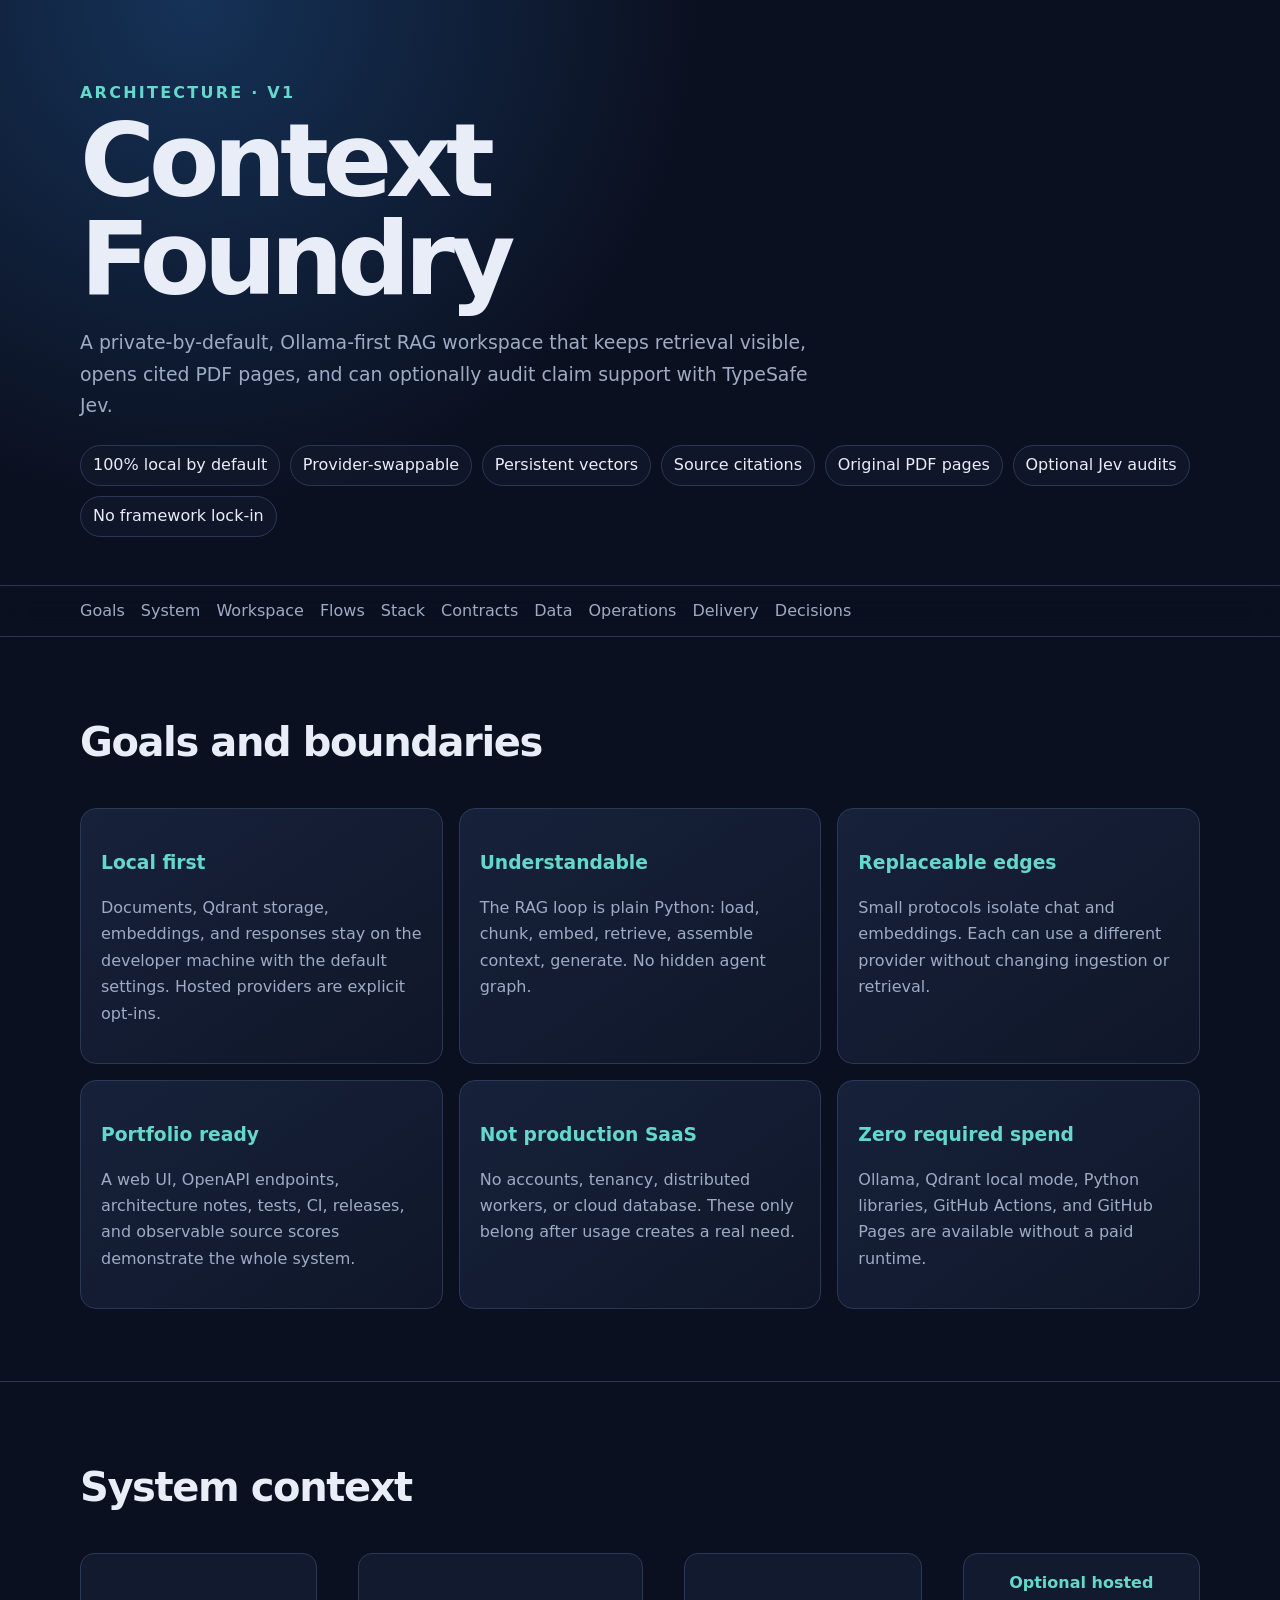
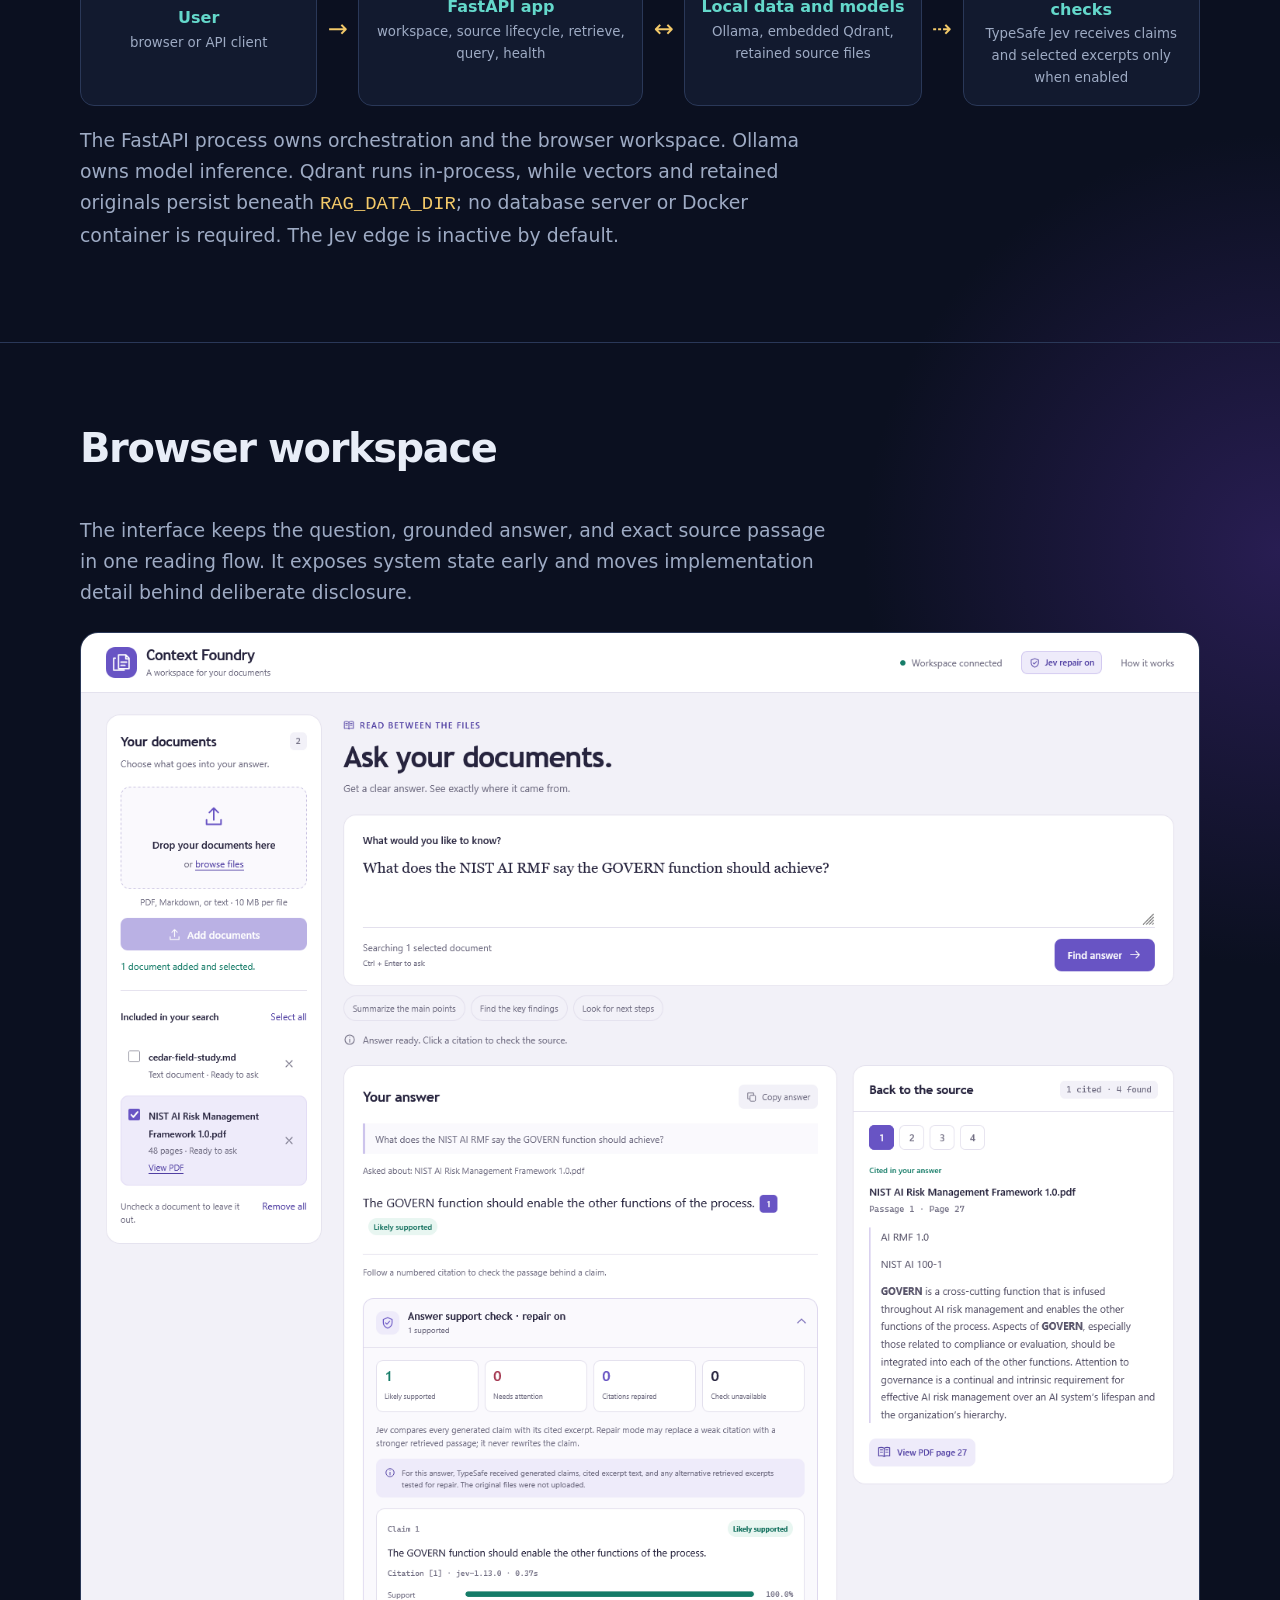
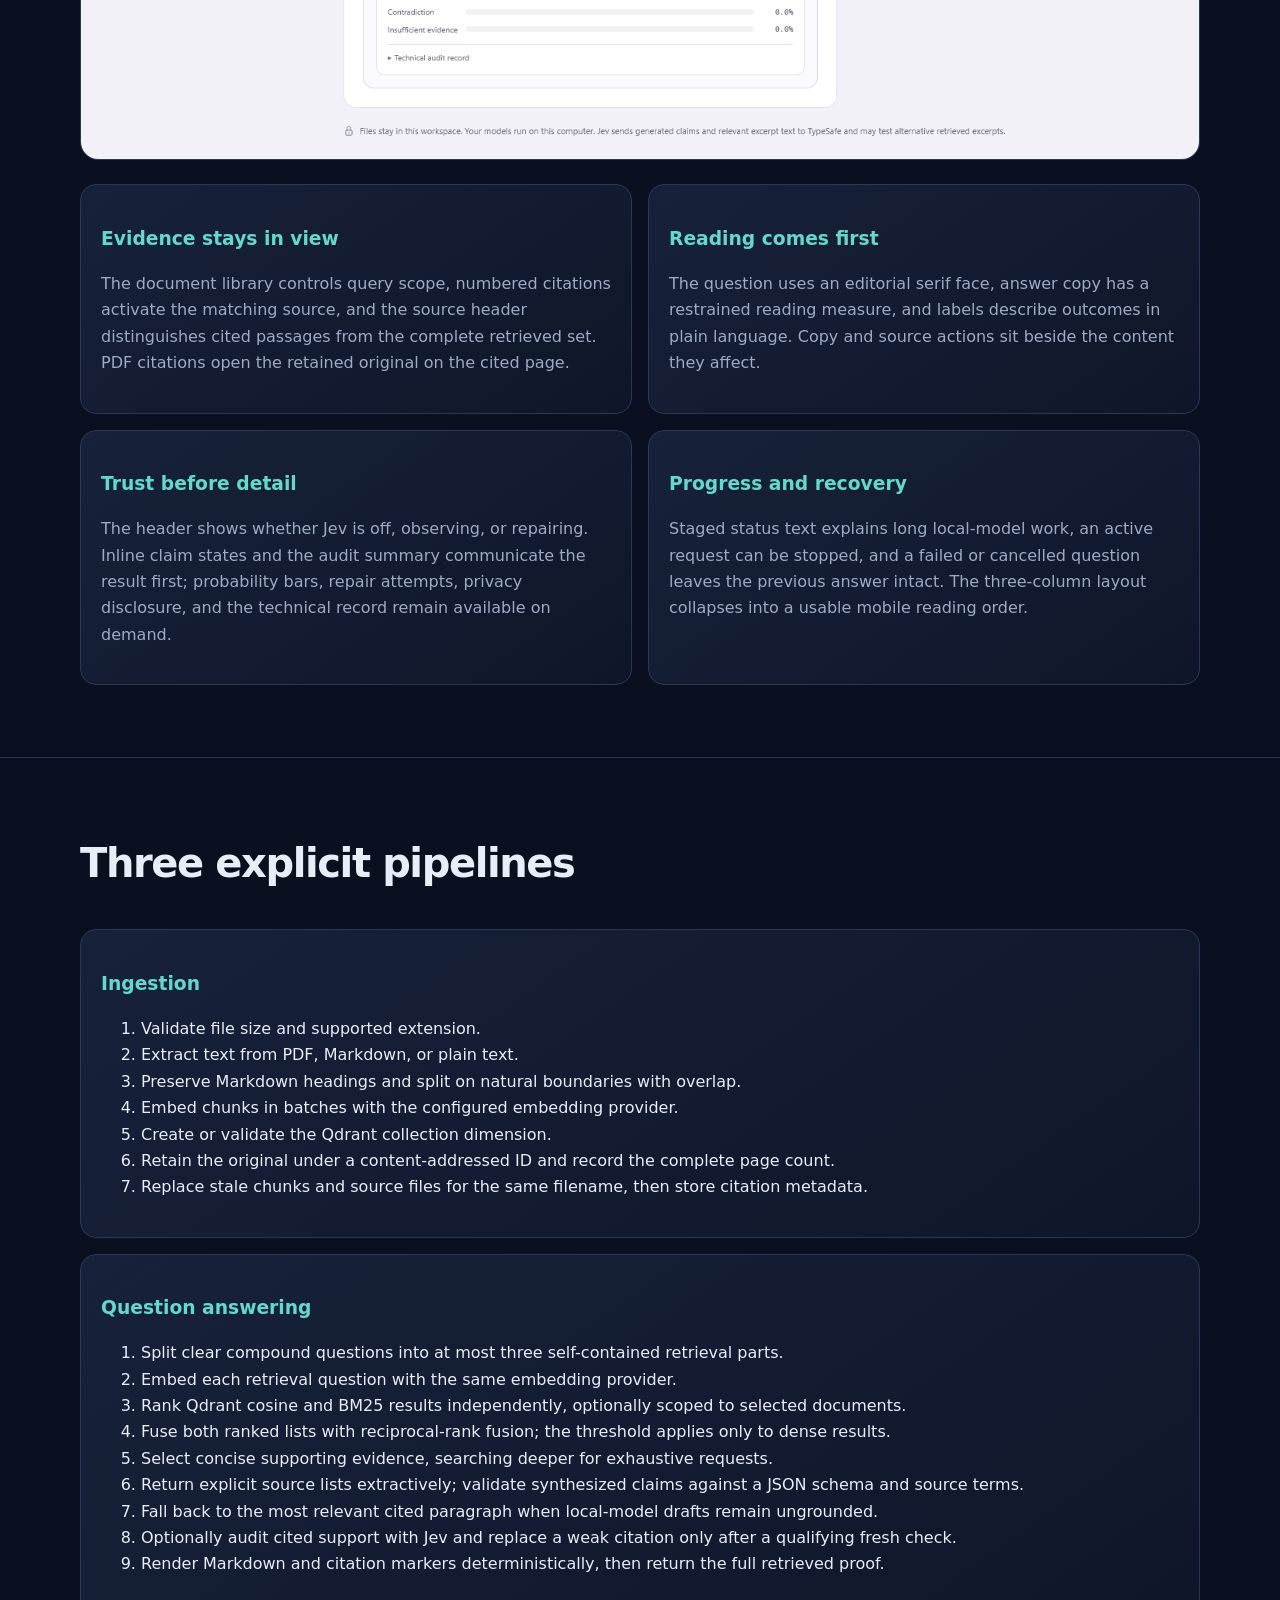
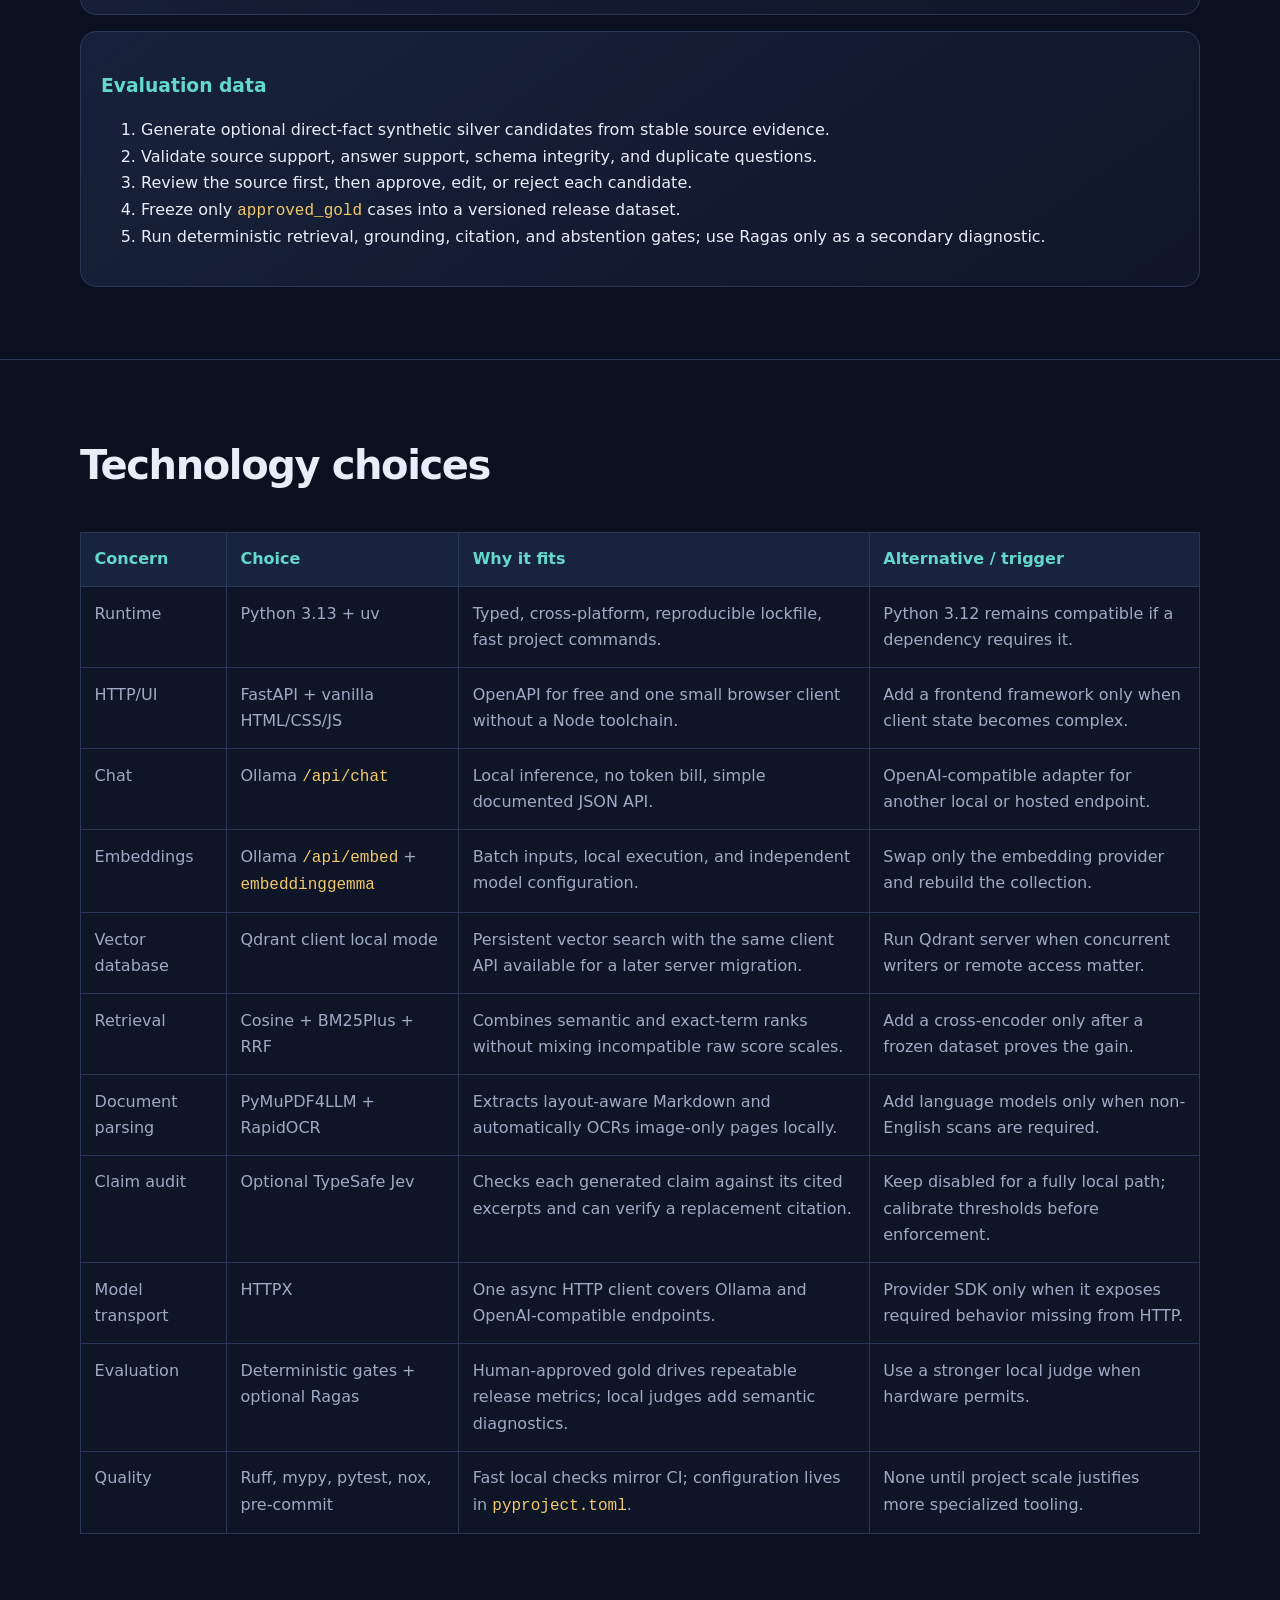
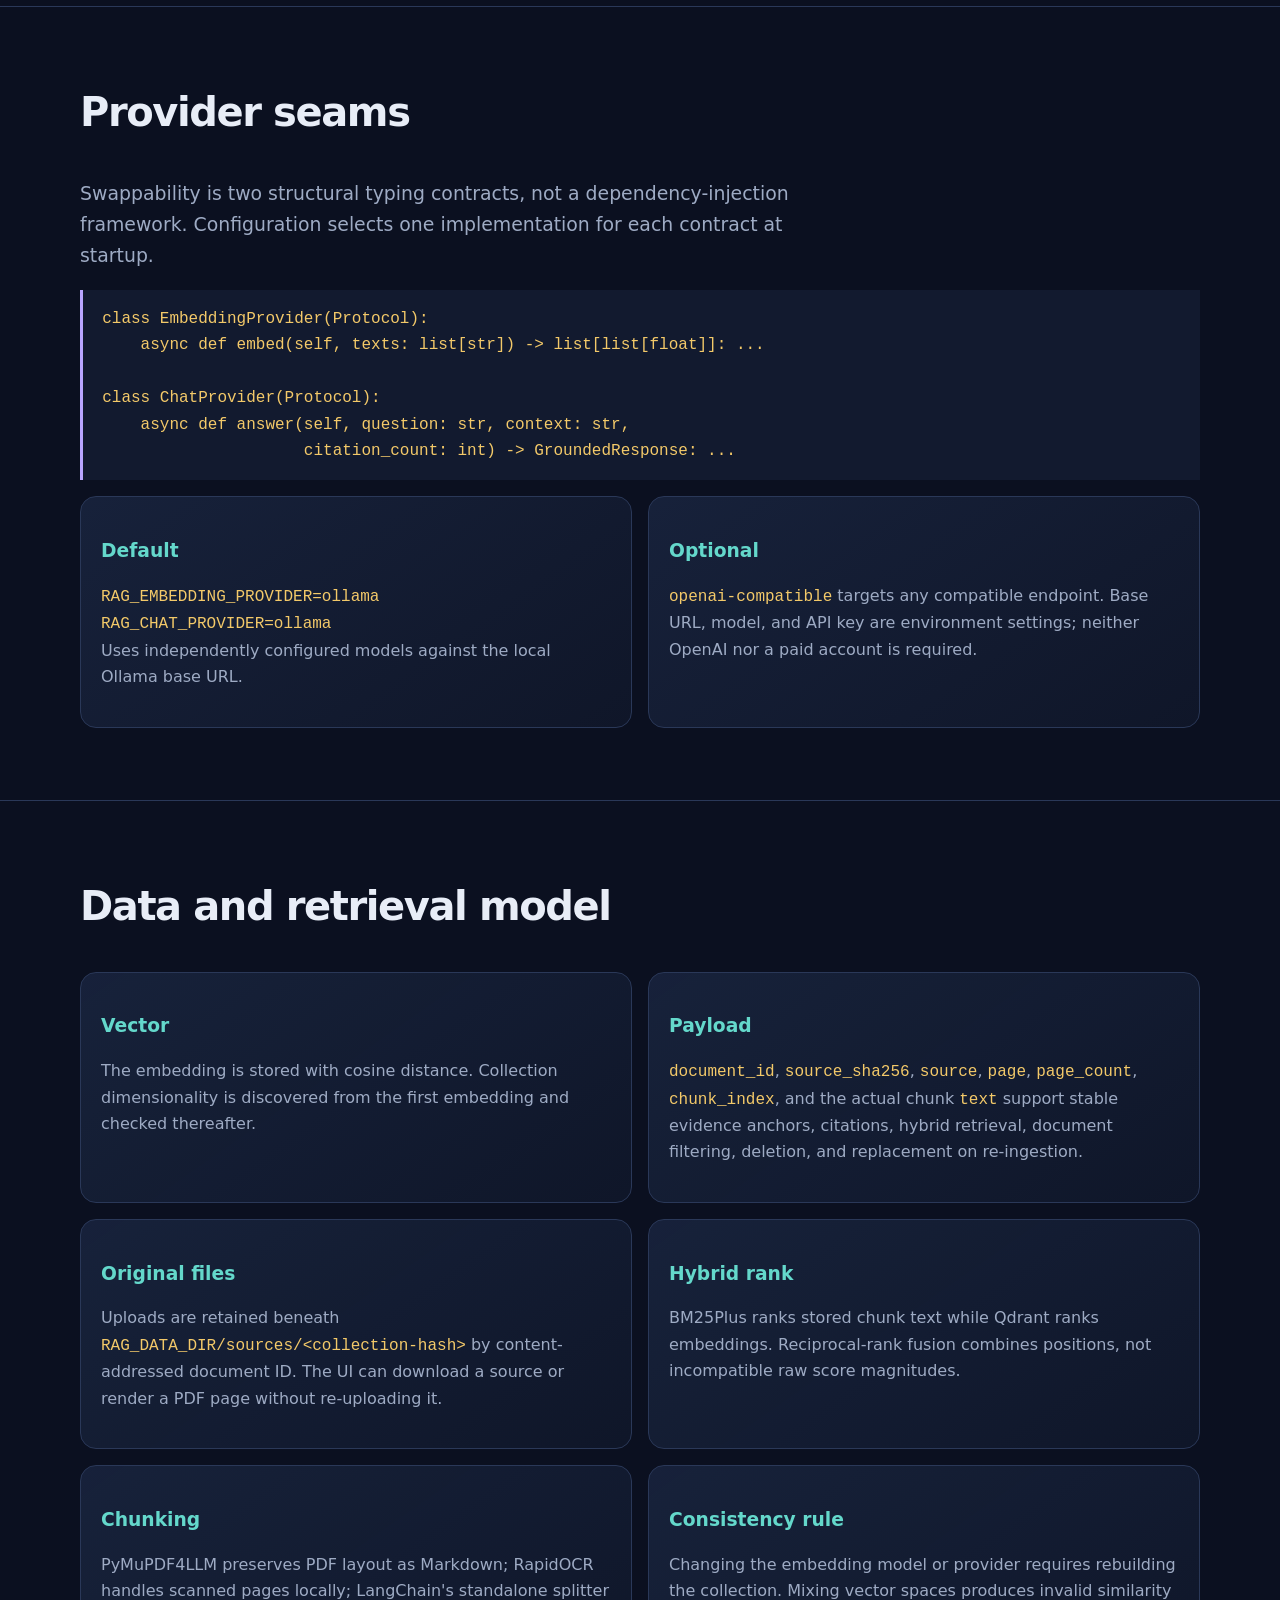
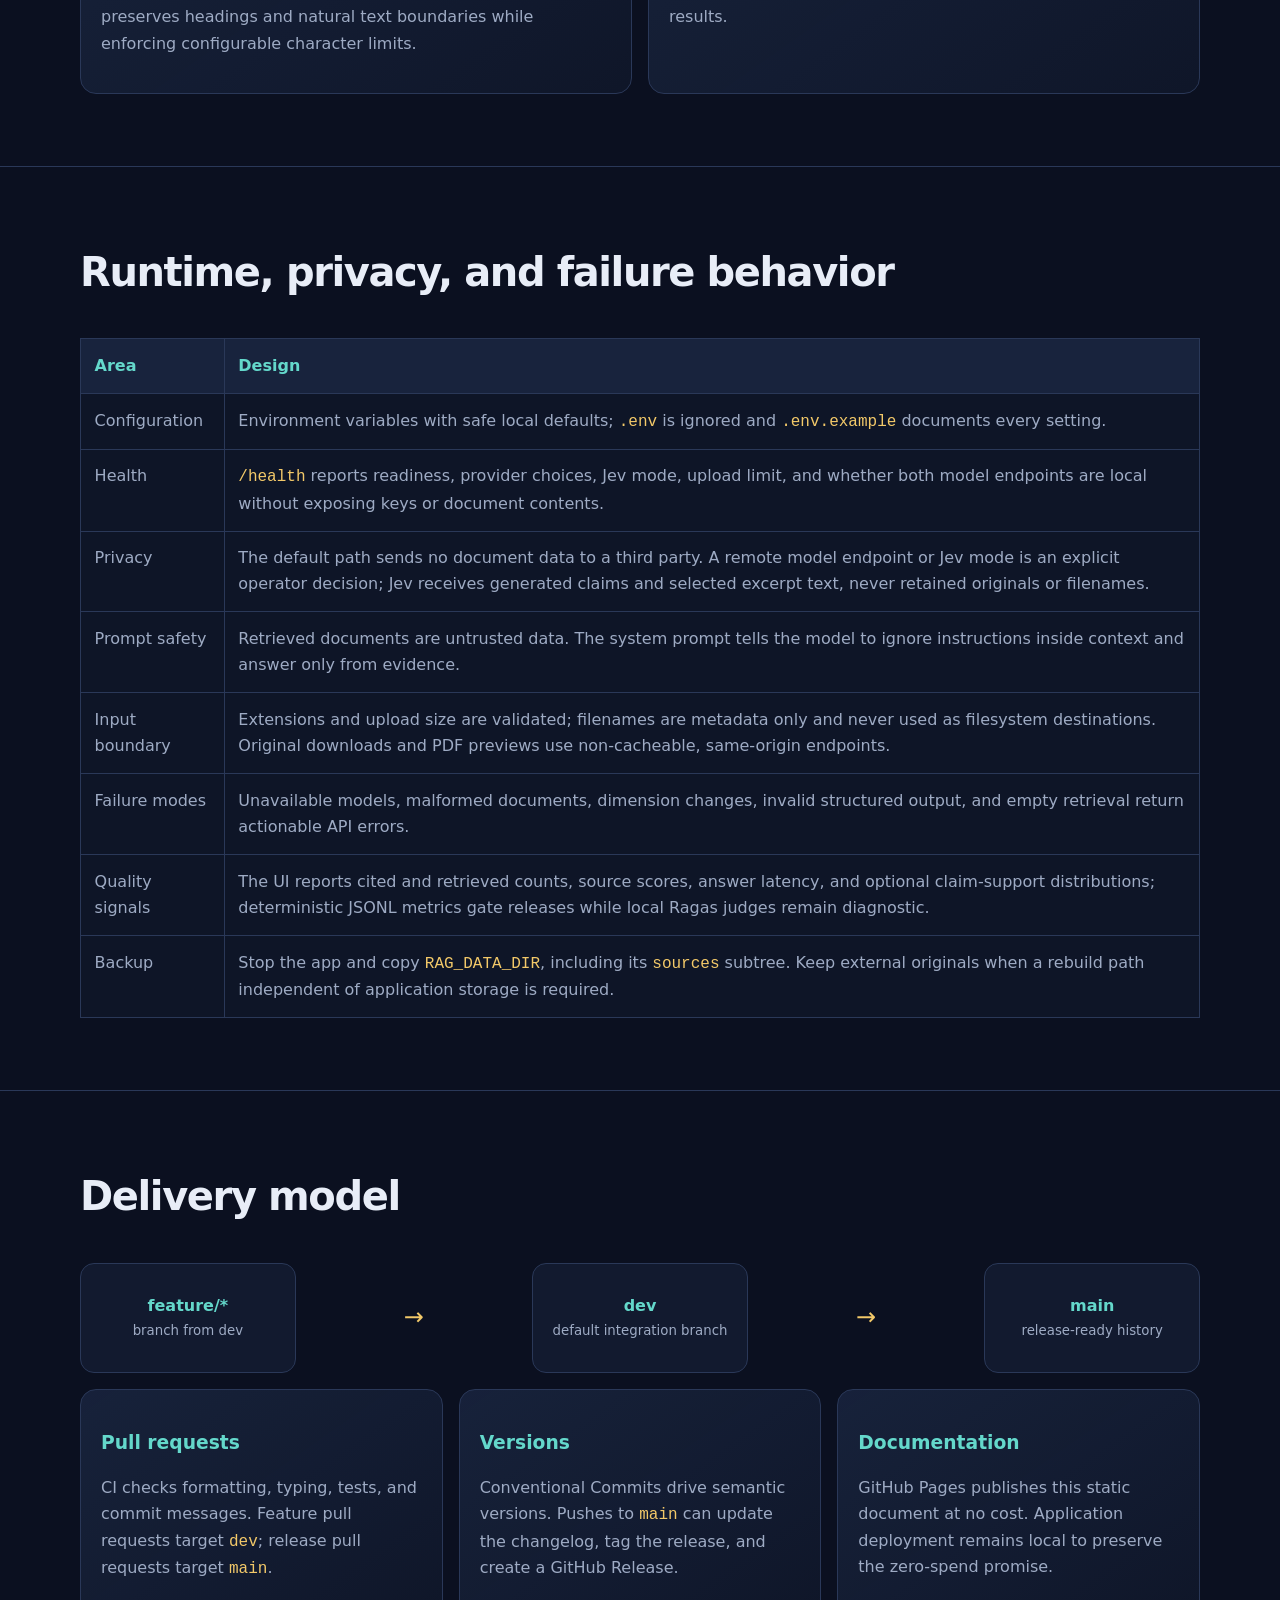
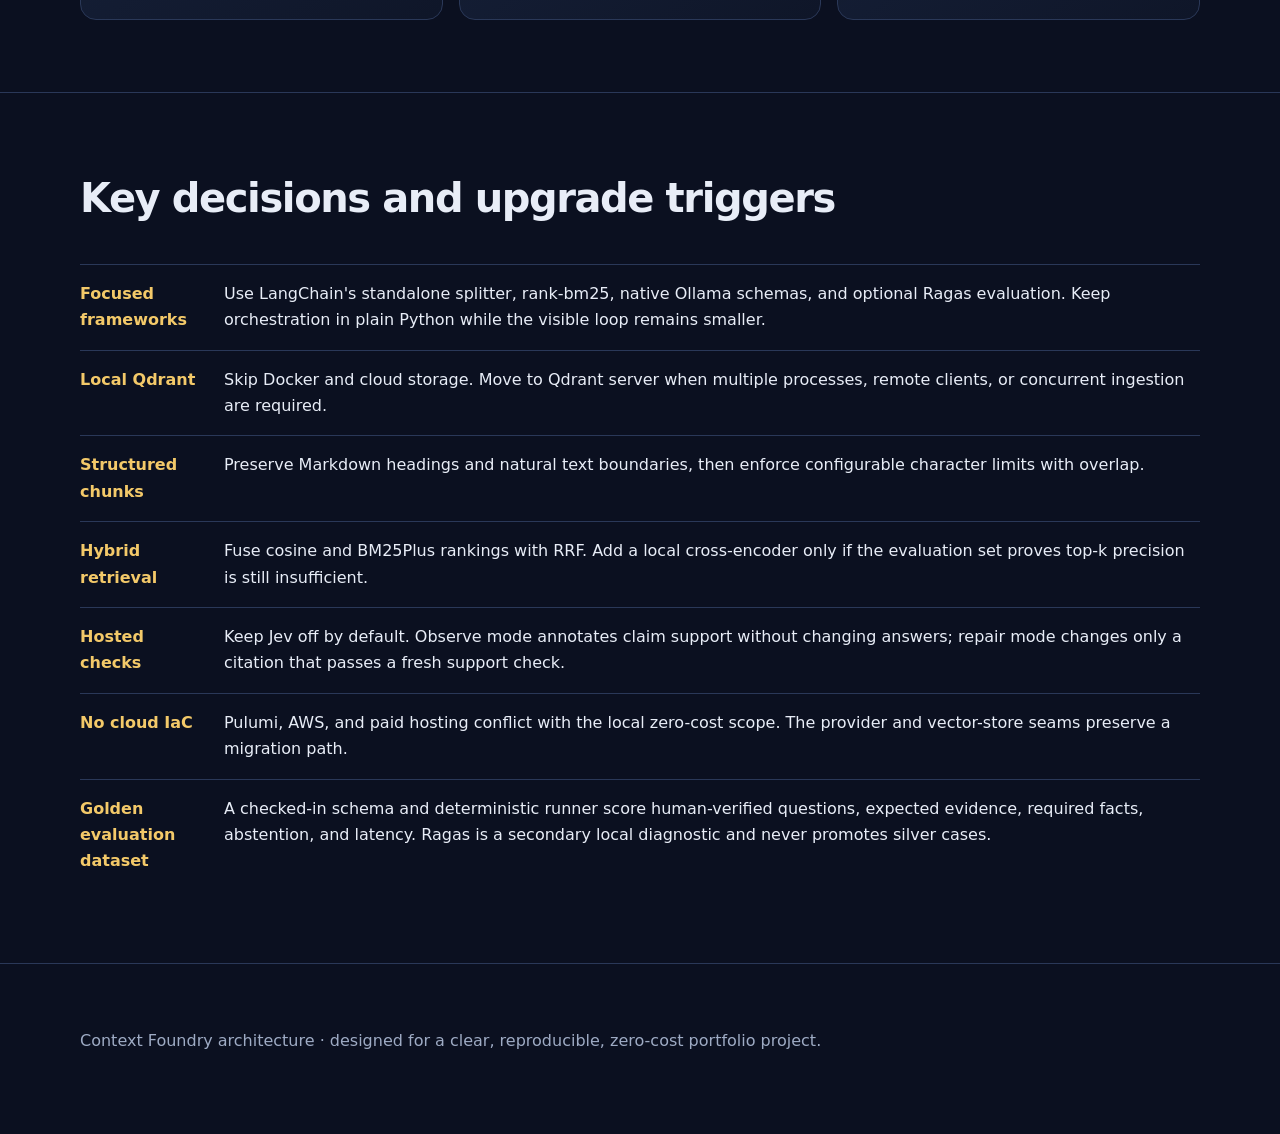
<file: docs/index.html>
<!doctype html>
<html lang="en">
<head>
  <meta charset="utf-8">
  <meta name="viewport" content="width=device-width, initial-scale=1">
  <meta name="description" content="Architecture and browser experience for Context Foundry, a private-by-default retrieval-augmented generation workspace.">
  <title>Context Foundry — Architecture</title>
  <style>
    :root {
      color-scheme: dark;
      --bg: #0b1020;
      --panel: #121a2f;
      --panel-2: #18233d;
      --text: #e8edf7;
      --muted: #9eabc4;
      --line: #2a3858;
      --cyan: #64d8cb;
      --gold: #f3c969;
      --violet: #b9a5ff;
      --green: #8bdfa5;
      --max: 1120px;
    }
    * { box-sizing: border-box; }
    html { scroll-behavior: smooth; }
    body {
      margin: 0;
      background:
        radial-gradient(circle at 15% 0%, #153257 0, transparent 32rem),
        radial-gradient(circle at 100% 20%, #281d52 0, transparent 26rem),
        var(--bg);
      color: var(--text);
      font: 16px/1.65 ui-sans-serif, system-ui, -apple-system, BlinkMacSystemFont, "Segoe UI", sans-serif;
    }
    a { color: var(--cyan); }
    code { color: var(--gold); font-family: ui-monospace, SFMono-Regular, Consolas, monospace; }
    .wrap { width: min(calc(100% - 2rem), var(--max)); margin: auto; }
    header { padding: 5rem 0 3rem; }
    .eyebrow { color: var(--cyan); font-weight: 700; letter-spacing: .14em; text-transform: uppercase; }
    h1 { max-width: 850px; margin: .35rem 0 1rem; font-size: clamp(3rem, 8vw, 6.5rem); line-height: .96; letter-spacing: -.06em; }
    h2 { margin-top: 0; font-size: clamp(1.75rem, 4vw, 2.5rem); letter-spacing: -.035em; }
    h3 { margin-bottom: .35rem; color: var(--cyan); }
    .lead { max-width: 760px; color: var(--muted); font-size: 1.18rem; }
    .pills { display: flex; flex-wrap: wrap; gap: .6rem; margin-top: 1.5rem; }
    .pill { padding: .4rem .75rem; border: 1px solid var(--line); border-radius: 999px; background: #10182bd9; }
    nav { position: sticky; top: 0; z-index: 3; backdrop-filter: blur(14px); background: #0b1020df; border-block: 1px solid var(--line); }
    nav .wrap { display: flex; gap: 1rem; overflow-x: auto; padding-block: .75rem; }
    nav a { color: var(--muted); text-decoration: none; white-space: nowrap; }
    nav a:hover { color: var(--text); }
    section { padding: 4.5rem 0; border-bottom: 1px solid var(--line); }
    .grid { display: grid; grid-template-columns: repeat(12, 1fr); gap: 1rem; }
    .card { grid-column: span 4; padding: 1.25rem; border: 1px solid var(--line); border-radius: 16px; background: linear-gradient(145deg, #18233de8, #10172ade); }
    .card p { color: var(--muted); }
    .wide { grid-column: span 6; }
    .flow { display: grid; grid-template-columns: repeat(5, 1fr); gap: .65rem; align-items: stretch; }
    .system-flow { grid-template-columns: 1fr auto 1.2fr auto 1fr auto 1fr; }
    .node { min-height: 110px; display: grid; place-content: center; padding: 1rem; text-align: center; border: 1px solid var(--line); border-radius: 14px; background: var(--panel); }
    .node strong { display: block; color: var(--cyan); }
    .node small { color: var(--muted); }
    .arrow { color: var(--gold); align-self: center; text-align: center; font-size: 1.5rem; }
    .stack { display: grid; grid-template-columns: 1fr 1fr; gap: 1rem; }
    table { width: 100%; border-collapse: collapse; background: #10172ac7; }
    th, td { padding: .85rem; text-align: left; vertical-align: top; border: 1px solid var(--line); }
    th { color: var(--cyan); background: var(--panel-2); }
    td { color: var(--muted); }
    .good { color: var(--green); }
    .warn { color: var(--gold); }
    .contract { padding: 1rem 1.2rem; border-left: 3px solid var(--violet); background: var(--panel); overflow-x: auto; }
    pre { margin: 0; color: #d9e2f3; }
    .decision { display: grid; grid-template-columns: 8rem 1fr; gap: 1rem; padding: 1rem 0; border-top: 1px solid var(--line); }
    .decision b { color: var(--gold); }
    .workspace-shot { display: block; width: 100%; margin: 1.5rem 0; border: 1px solid var(--line); border-radius: 18px; }
    footer { padding: 3rem 0 5rem; color: var(--muted); }
    @media (max-width: 800px) {
      header { padding-top: 3rem; }
      .card, .wide { grid-column: 1 / -1; }
      .flow, .system-flow { grid-template-columns: 1fr; }
      .arrow { transform: rotate(90deg); }
      .stack { grid-template-columns: 1fr; }
      .decision { grid-template-columns: 1fr; gap: .2rem; }
      .table-scroll { overflow-x: auto; }
      table { min-width: 720px; }
    }
  </style>
</head>
<body>
  <header class="wrap">
    <div class="eyebrow">Architecture · v1</div>
    <h1>Context Foundry</h1>
    <p class="lead">A private-by-default, Ollama-first RAG workspace that keeps retrieval visible, opens cited PDF pages, and can optionally audit claim support with TypeSafe Jev.</p>
    <div class="pills" aria-label="Project qualities">
      <span class="pill">100% local by default</span>
      <span class="pill">Provider-swappable</span>
      <span class="pill">Persistent vectors</span>
      <span class="pill">Source citations</span>
      <span class="pill">Original PDF pages</span>
      <span class="pill">Optional Jev audits</span>
      <span class="pill">No framework lock-in</span>
    </div>
  </header>

  <nav aria-label="Architecture sections">
    <div class="wrap">
      <a href="#goals">Goals</a><a href="#system">System</a><a href="#workspace">Workspace</a><a href="#flows">Flows</a>
      <a href="#stack">Stack</a><a href="#contracts">Contracts</a><a href="#data">Data</a>
      <a href="#operations">Operations</a><a href="#delivery">Delivery</a><a href="#decisions">Decisions</a>
    </div>
  </nav>

  <main>
    <section id="goals">
      <div class="wrap">
        <h2>Goals and boundaries</h2>
        <div class="grid">
          <article class="card"><h3>Local first</h3><p>Documents, Qdrant storage, embeddings, and responses stay on the developer machine with the default settings. Hosted providers are explicit opt-ins.</p></article>
          <article class="card"><h3>Understandable</h3><p>The RAG loop is plain Python: load, chunk, embed, retrieve, assemble context, generate. No hidden agent graph.</p></article>
          <article class="card"><h3>Replaceable edges</h3><p>Small protocols isolate chat and embeddings. Each can use a different provider without changing ingestion or retrieval.</p></article>
          <article class="card"><h3>Portfolio ready</h3><p>A web UI, OpenAPI endpoints, architecture notes, tests, CI, releases, and observable source scores demonstrate the whole system.</p></article>
          <article class="card"><h3>Not production SaaS</h3><p>No accounts, tenancy, distributed workers, or cloud database. These only belong after usage creates a real need.</p></article>
          <article class="card"><h3>Zero required spend</h3><p>Ollama, Qdrant local mode, Python libraries, GitHub Actions, and GitHub Pages are available without a paid runtime.</p></article>
        </div>
      </div>
    </section>

    <section id="system">
      <div class="wrap">
        <h2>System context</h2>
        <div class="flow system-flow" aria-label="System context diagram">
          <div class="node"><strong>User</strong><small>browser or API client</small></div>
          <div class="arrow" aria-hidden="true">→</div>
          <div class="node"><strong>FastAPI app</strong><small>workspace, source lifecycle, retrieve, query, health</small></div>
          <div class="arrow" aria-hidden="true">↔</div>
          <div class="node"><strong>Local data and models</strong><small>Ollama, embedded Qdrant, retained source files</small></div>
          <div class="arrow" aria-hidden="true">⇢</div>
          <div class="node"><strong>Optional hosted checks</strong><small>TypeSafe Jev receives claims and selected excerpts only when enabled</small></div>
        </div>
        <p class="lead">The FastAPI process owns orchestration and the browser workspace. Ollama owns model inference. Qdrant runs in-process, while vectors and retained originals persist beneath <code>RAG_DATA_DIR</code>; no database server or Docker container is required. The Jev edge is inactive by default.</p>
      </div>
    </section>

    <section id="workspace">
      <div class="wrap">
        <h2>Browser workspace</h2>
        <p class="lead">The interface keeps the question, grounded answer, and exact source passage in one reading flow. It exposes system state early and moves implementation detail behind deliberate disclosure.</p>
        <img class="workspace-shot" src="images/context-foundry-workspace.png" loading="lazy" alt="Context Foundry showing a cited answer, Jev support check, and source passage from the NIST AI Risk Management Framework">
        <div class="grid">
          <article class="card wide"><h3>Evidence stays in view</h3><p>The document library controls query scope, numbered citations activate the matching source, and the source header distinguishes cited passages from the complete retrieved set. PDF citations open the retained original on the cited page.</p></article>
          <article class="card wide"><h3>Reading comes first</h3><p>The question uses an editorial serif face, answer copy has a restrained reading measure, and labels describe outcomes in plain language. Copy and source actions sit beside the content they affect.</p></article>
          <article class="card wide"><h3>Trust before detail</h3><p>The header shows whether Jev is off, observing, or repairing. Inline claim states and the audit summary communicate the result first; probability bars, repair attempts, privacy disclosure, and the technical record remain available on demand.</p></article>
          <article class="card wide"><h3>Progress and recovery</h3><p>Staged status text explains long local-model work, an active request can be stopped, and a failed or cancelled question leaves the previous answer intact. The three-column layout collapses into a usable mobile reading order.</p></article>
        </div>
      </div>
    </section>

    <section id="flows">
      <div class="wrap">
        <h2>Three explicit pipelines</h2>
        <div class="stack">
          <article class="card wide">
            <h3>Ingestion</h3>
            <ol>
              <li>Validate file size and supported extension.</li>
              <li>Extract text from PDF, Markdown, or plain text.</li>
              <li>Preserve Markdown headings and split on natural boundaries with overlap.</li>
              <li>Embed chunks in batches with the configured embedding provider.</li>
              <li>Create or validate the Qdrant collection dimension.</li>
              <li>Retain the original under a content-addressed ID and record the complete page count.</li>
              <li>Replace stale chunks and source files for the same filename, then store citation metadata.</li>
            </ol>
          </article>
          <article class="card wide">
            <h3>Question answering</h3>
            <ol>
              <li>Split clear compound questions into at most three self-contained retrieval parts.</li>
              <li>Embed each retrieval question with the same embedding provider.</li>
              <li>Rank Qdrant cosine and BM25 results independently, optionally scoped to selected documents.</li>
              <li>Fuse both ranked lists with reciprocal-rank fusion; the threshold applies only to dense results.</li>
              <li>Select concise supporting evidence, searching deeper for exhaustive requests.</li>
              <li>Return explicit source lists extractively; validate synthesized claims against a JSON schema and source terms.</li>
              <li>Fall back to the most relevant cited paragraph when local-model drafts remain ungrounded.</li>
              <li>Optionally audit cited support with Jev and replace a weak citation only after a qualifying fresh check.</li>
              <li>Render Markdown and citation markers deterministically, then return the full retrieved proof.</li>
            </ol>
          </article>
          <article class="card wide">
            <h3>Evaluation data</h3>
            <ol>
              <li>Generate optional direct-fact synthetic silver candidates from stable source evidence.</li>
              <li>Validate source support, answer support, schema integrity, and duplicate questions.</li>
              <li>Review the source first, then approve, edit, or reject each candidate.</li>
              <li>Freeze only <code>approved_gold</code> cases into a versioned release dataset.</li>
              <li>Run deterministic retrieval, grounding, citation, and abstention gates; use Ragas only as a secondary diagnostic.</li>
            </ol>
          </article>
        </div>
      </div>
    </section>

    <section id="stack">
      <div class="wrap">
        <h2>Technology choices</h2>
        <div class="table-scroll">
          <table>
            <thead><tr><th>Concern</th><th>Choice</th><th>Why it fits</th><th>Alternative / trigger</th></tr></thead>
            <tbody>
              <tr><td>Runtime</td><td>Python 3.13 + uv</td><td>Typed, cross-platform, reproducible lockfile, fast project commands.</td><td>Python 3.12 remains compatible if a dependency requires it.</td></tr>
              <tr><td>HTTP/UI</td><td>FastAPI + vanilla HTML/CSS/JS</td><td>OpenAPI for free and one small browser client without a Node toolchain.</td><td>Add a frontend framework only when client state becomes complex.</td></tr>
              <tr><td>Chat</td><td>Ollama <code>/api/chat</code></td><td>Local inference, no token bill, simple documented JSON API.</td><td>OpenAI-compatible adapter for another local or hosted endpoint.</td></tr>
              <tr><td>Embeddings</td><td>Ollama <code>/api/embed</code> + <code>embeddinggemma</code></td><td>Batch inputs, local execution, and independent model configuration.</td><td>Swap only the embedding provider and rebuild the collection.</td></tr>
              <tr><td>Vector database</td><td>Qdrant client local mode</td><td>Persistent vector search with the same client API available for a later server migration.</td><td>Run Qdrant server when concurrent writers or remote access matter.</td></tr>
              <tr><td>Retrieval</td><td>Cosine + BM25Plus + RRF</td><td>Combines semantic and exact-term ranks without mixing incompatible raw score scales.</td><td>Add a cross-encoder only after a frozen dataset proves the gain.</td></tr>
              <tr><td>Document parsing</td><td>PyMuPDF4LLM + RapidOCR</td><td>Extracts layout-aware Markdown and automatically OCRs image-only pages locally.</td><td>Add language models only when non-English scans are required.</td></tr>
              <tr><td>Claim audit</td><td>Optional TypeSafe Jev</td><td>Checks each generated claim against its cited excerpts and can verify a replacement citation.</td><td>Keep disabled for a fully local path; calibrate thresholds before enforcement.</td></tr>
              <tr><td>Model transport</td><td>HTTPX</td><td>One async HTTP client covers Ollama and OpenAI-compatible endpoints.</td><td>Provider SDK only when it exposes required behavior missing from HTTP.</td></tr>
              <tr><td>Evaluation</td><td>Deterministic gates + optional Ragas</td><td>Human-approved gold drives repeatable release metrics; local judges add semantic diagnostics.</td><td>Use a stronger local judge when hardware permits.</td></tr>
              <tr><td>Quality</td><td>Ruff, mypy, pytest, nox, pre-commit</td><td>Fast local checks mirror CI; configuration lives in <code>pyproject.toml</code>.</td><td>None until project scale justifies more specialized tooling.</td></tr>
            </tbody>
          </table>
        </div>
      </div>
    </section>

    <section id="contracts">
      <div class="wrap">
        <h2>Provider seams</h2>
        <p class="lead">Swappability is two structural typing contracts, not a dependency-injection framework. Configuration selects one implementation for each contract at startup.</p>
        <div class="contract"><pre><code>class EmbeddingProvider(Protocol):
    async def embed(self, texts: list[str]) -&gt; list[list[float]]: ...

class ChatProvider(Protocol):
    async def answer(self, question: str, context: str,
                     citation_count: int) -&gt; GroundedResponse: ...</code></pre></div>
        <div class="grid" style="margin-top: 1rem">
          <article class="card wide"><h3>Default</h3><p><code>RAG_EMBEDDING_PROVIDER=ollama</code><br><code>RAG_CHAT_PROVIDER=ollama</code><br>Uses independently configured models against the local Ollama base URL.</p></article>
          <article class="card wide"><h3>Optional</h3><p><code>openai-compatible</code> targets any compatible endpoint. Base URL, model, and API key are environment settings; neither OpenAI nor a paid account is required.</p></article>
        </div>
      </div>
    </section>

    <section id="data">
      <div class="wrap">
        <h2>Data and retrieval model</h2>
        <div class="grid">
          <article class="card wide"><h3>Vector</h3><p>The embedding is stored with cosine distance. Collection dimensionality is discovered from the first embedding and checked thereafter.</p></article>
          <article class="card wide"><h3>Payload</h3><p><code>document_id</code>, <code>source_sha256</code>, <code>source</code>, <code>page</code>, <code>page_count</code>, <code>chunk_index</code>, and the actual chunk <code>text</code> support stable evidence anchors, citations, hybrid retrieval, document filtering, deletion, and replacement on re-ingestion.</p></article>
          <article class="card wide"><h3>Original files</h3><p>Uploads are retained beneath <code>RAG_DATA_DIR/sources/&lt;collection-hash&gt;</code> by content-addressed document ID. The UI can download a source or render a PDF page without re-uploading it.</p></article>
          <article class="card wide"><h3>Hybrid rank</h3><p>BM25Plus ranks stored chunk text while Qdrant ranks embeddings. Reciprocal-rank fusion combines positions, not incompatible raw score magnitudes.</p></article>
          <article class="card wide"><h3>Chunking</h3><p>PyMuPDF4LLM preserves PDF layout as Markdown; RapidOCR handles scanned pages locally; LangChain's standalone splitter preserves headings and natural text boundaries while enforcing configurable character limits.</p></article>
          <article class="card wide"><h3>Consistency rule</h3><p>Changing the embedding model or provider requires rebuilding the collection. Mixing vector spaces produces invalid similarity results.</p></article>
        </div>
      </div>
    </section>

    <section id="operations">
      <div class="wrap">
        <h2>Runtime, privacy, and failure behavior</h2>
        <div class="table-scroll">
          <table>
            <thead><tr><th>Area</th><th>Design</th></tr></thead>
            <tbody>
              <tr><td>Configuration</td><td>Environment variables with safe local defaults; <code>.env</code> is ignored and <code>.env.example</code> documents every setting.</td></tr>
              <tr><td>Health</td><td><code>/health</code> reports readiness, provider choices, Jev mode, upload limit, and whether both model endpoints are local without exposing keys or document contents.</td></tr>
              <tr><td>Privacy</td><td>The default path sends no document data to a third party. A remote model endpoint or Jev mode is an explicit operator decision; Jev receives generated claims and selected excerpt text, never retained originals or filenames.</td></tr>
              <tr><td>Prompt safety</td><td>Retrieved documents are untrusted data. The system prompt tells the model to ignore instructions inside context and answer only from evidence.</td></tr>
              <tr><td>Input boundary</td><td>Extensions and upload size are validated; filenames are metadata only and never used as filesystem destinations. Original downloads and PDF previews use non-cacheable, same-origin endpoints.</td></tr>
              <tr><td>Failure modes</td><td>Unavailable models, malformed documents, dimension changes, invalid structured output, and empty retrieval return actionable API errors.</td></tr>
              <tr><td>Quality signals</td><td>The UI reports cited and retrieved counts, source scores, answer latency, and optional claim-support distributions; deterministic JSONL metrics gate releases while local Ragas judges remain diagnostic.</td></tr>
              <tr><td>Backup</td><td>Stop the app and copy <code>RAG_DATA_DIR</code>, including its <code>sources</code> subtree. Keep external originals when a rebuild path independent of application storage is required.</td></tr>
            </tbody>
          </table>
        </div>
      </div>
    </section>

    <section id="delivery">
      <div class="wrap">
        <h2>Delivery model</h2>
        <div class="flow" aria-label="Branching strategy">
          <div class="node"><strong>feature/*</strong><small>branch from dev</small></div>
          <div class="arrow">→</div>
          <div class="node"><strong>dev</strong><small>default integration branch</small></div>
          <div class="arrow">→</div>
          <div class="node"><strong>main</strong><small>release-ready history</small></div>
        </div>
        <div class="grid" style="margin-top: 1rem">
          <article class="card"><h3>Pull requests</h3><p>CI checks formatting, typing, tests, and commit messages. Feature pull requests target <code>dev</code>; release pull requests target <code>main</code>.</p></article>
          <article class="card"><h3>Versions</h3><p>Conventional Commits drive semantic versions. Pushes to <code>main</code> can update the changelog, tag the release, and create a GitHub Release.</p></article>
          <article class="card"><h3>Documentation</h3><p>GitHub Pages publishes this static document at no cost. Application deployment remains local to preserve the zero-spend promise.</p></article>
        </div>
      </div>
    </section>

    <section id="decisions">
      <div class="wrap">
        <h2>Key decisions and upgrade triggers</h2>
        <div class="decision"><b>Focused frameworks</b><span>Use LangChain's standalone splitter, rank-bm25, native Ollama schemas, and optional Ragas evaluation. Keep orchestration in plain Python while the visible loop remains smaller.</span></div>
        <div class="decision"><b>Local Qdrant</b><span>Skip Docker and cloud storage. Move to Qdrant server when multiple processes, remote clients, or concurrent ingestion are required.</span></div>
        <div class="decision"><b>Structured chunks</b><span>Preserve Markdown headings and natural text boundaries, then enforce configurable character limits with overlap.</span></div>
        <div class="decision"><b>Hybrid retrieval</b><span>Fuse cosine and BM25Plus rankings with RRF. Add a local cross-encoder only if the evaluation set proves top-k precision is still insufficient.</span></div>
        <div class="decision"><b>Hosted checks</b><span>Keep Jev off by default. Observe mode annotates claim support without changing answers; repair mode changes only a citation that passes a fresh support check.</span></div>
        <div class="decision"><b>No cloud IaC</b><span>Pulumi, AWS, and paid hosting conflict with the local zero-cost scope. The provider and vector-store seams preserve a migration path.</span></div>
        <div class="decision"><b>Golden evaluation dataset</b><span>A checked-in schema and deterministic runner score human-verified questions, expected evidence, required facts, abstention, and latency. Ragas is a secondary local diagnostic and never promotes silver cases.</span></div>
      </div>
    </section>
  </main>

  <footer class="wrap">
    <p>Context Foundry architecture · designed for a clear, reproducible, zero-cost portfolio project.</p>
  </footer>
</body>
</html>
</file>
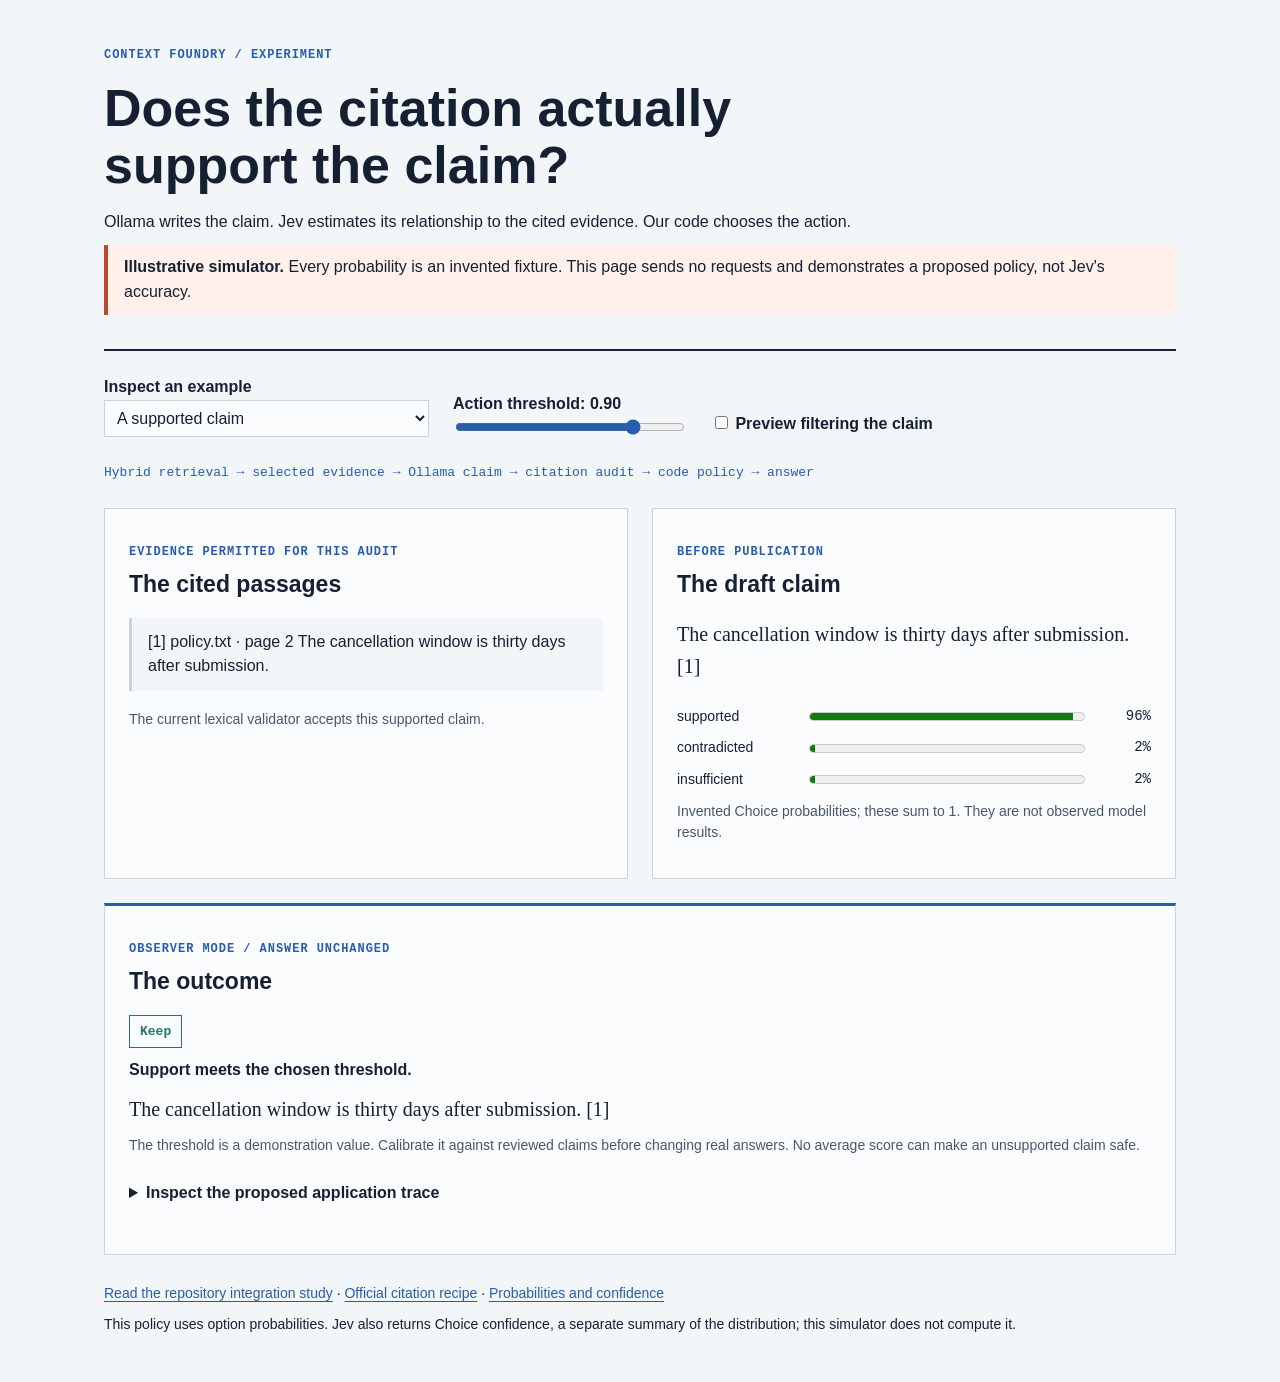
<file: docs/jev-experiment.html>
<!doctype html>
<html lang="en">
<head>
  <meta charset="utf-8">
  <meta name="viewport" content="width=device-width, initial-scale=1">
  <meta name="color-scheme" content="light">
  <title>Context Foundry · Citation audit experiment</title>
  <style>
    :root {
      --paper: #f3f6f8; --surface: #fbfcfe; --carbon: #162033;
      --cobalt: #275dad; --teal: #207a6b; --orange: #bb4929; --line: #cbd3dc;
      --display: Bahnschrift, "Arial Narrow", sans-serif;
      --body: Aptos, "Segoe UI", sans-serif;
      --utility: "Cascadia Mono", Consolas, monospace;
    }
    * { box-sizing: border-box; }
    body { margin: 0; background: var(--paper); color: var(--carbon); font: 16px/1.55 var(--body); }
    main { max-width: 1120px; margin: auto; padding: 36px 24px; }
    header { border-bottom: 2px solid var(--carbon); padding-bottom: 24px; }
    .brand, .label { font: 700 12px/1.5 var(--utility); text-transform: uppercase; letter-spacing: .08em; }
    .brand { color: var(--cobalt); }
    h1 { font: 600 clamp(30px, 5vw, 52px)/1.1 var(--display); margin: 16px 0; max-width: 800px; }
    h2 { font: 600 23px/1.2 var(--display); margin-top: 0; }
    p { margin: 10px 0; }
    .notice { border-left: 4px solid var(--orange); padding: 10px 16px; background: #fff0ea; }
    .controls { display: flex; align-items: end; flex-wrap: wrap; gap: 24px; margin: 24px 0; }
    label { display: block; font-weight: 650; }
    select, input, button { font: inherit; }
    select { padding: 8px; max-width: 100%; color: var(--carbon); background: var(--surface); border: 1px solid var(--line); }
    input[type="range"] { display: block; width: 230px; accent-color: var(--cobalt); }
    :focus-visible { outline: 3px solid var(--cobalt); outline-offset: 4px; }
    .flow { font: 13px/1.8 var(--utility); color: var(--cobalt); margin: 24px 0; }
    .desk { display: grid; grid-template-columns: 1fr 1fr; gap: 24px; }
    section { background: var(--surface); padding: 24px; border: 1px solid var(--line); min-width: 0; }
    blockquote { margin: 18px 0; padding: 12px 16px; border-left: 3px solid var(--line); background: var(--paper); }
    .claim { font: 20px/1.6 "Sitka Text", Georgia, serif; }
    .label { color: var(--cobalt); }
    .badge { display: inline-block; padding: 6px 10px; border: 1px solid currentColor; font: 700 13px/1.5 var(--utility); }
    .badge[data-outcome="keep"] { color: var(--teal); }
    .badge[data-outcome="withhold"] { color: var(--orange); }
    .badge[data-outcome="review"], .badge[data-outcome="unavailable"] { color: var(--cobalt); }
    .distribution { margin-top: 24px; }
    .probability { display: grid; grid-template-columns: 120px 1fr 54px; gap: 12px; align-items: center; font-size: 14px; margin: 10px 0; }
    meter { width: 100%; height: 18px; }
    .probability output { text-align: right; font-family: var(--utility); }
    .result { margin-top: 24px; border-top: 3px solid var(--cobalt); }
    #reason { font-weight: 650; }
    .muted { font-size: 14px; color: #4a576a; }
    details { margin: 24px 0; }
    summary { cursor: pointer; font-weight: 650; }
    pre { font: 13px/1.6 var(--utility); white-space: pre-wrap; overflow-wrap: anywhere; padding: 16px; background: var(--paper); }
    a { color: var(--cobalt); text-underline-offset: 3px; }
    footer { margin-top: 28px; font-size: 14px; }
    @media (max-width: 680px) {
      main { padding: 24px 16px; }
      .desk { grid-template-columns: 1fr; }
      section { padding: 18px; }
      .controls { align-items: stretch; flex-direction: column; gap: 16px; }
      .probability { grid-template-columns: 105px 1fr 46px; gap: 8px; }
    }
  </style>
</head>
<body>
  <main>
    <header>
      <p class="brand">Context Foundry / Experiment</p>
      <h1>Does the citation actually support the claim?</h1>
      <p>Ollama writes the claim. Jev estimates its relationship to the cited evidence. Our code chooses the action.</p>
      <p class="notice"><strong>Illustrative simulator.</strong> Every probability is an invented fixture. This page sends no requests and demonstrates a proposed policy, not Jev's accuracy.</p>
    </header>
    <div class="controls">
      <div>
        <label for="scenario">Inspect an example</label>
        <select id="scenario">
          <option value="supported">A supported claim</option>
          <option value="reversed">Reversed meaning</option>
          <option value="wrong-citation">The answer is in an uncited passage</option>
          <option value="short">A short unsupported claim</option>
          <option value="ambiguous">Uncertain source wording</option>
          <option value="joint">Two citations support one claim together</option>
          <option value="unavailable">The audit is unavailable</option>
        </select>
      </div>
      <div>
        <label for="threshold">Action threshold: <output id="threshold-value">0.90</output></label>
        <input id="threshold" type="range" min="0.55" max="0.99" step="0.01" value="0.90">
      </div>
      <label><input id="enforce" type="checkbox"> Preview filtering the claim</label>
    </div>
    <p class="flow">Hybrid retrieval → selected evidence → Ollama claim → citation audit → code policy → answer</p>
    <div class="desk">
      <section aria-labelledby="evidence-title">
        <p class="label">Evidence permitted for this audit</p>
        <h2 id="evidence-title">The cited passages</h2>
        <div id="evidence"></div>
        <p id="baseline" class="muted"></p>
      </section>
      <section aria-labelledby="claim-title">
        <p class="label">Before publication</p>
        <h2 id="claim-title">The draft claim</h2>
        <p id="claim" class="claim"></p>
        <div class="distribution" id="distribution" aria-label="Illustrative relation probabilities"></div>
        <p id="probability-note" class="muted"></p>
      </section>
    </div>
    <section class="result" aria-labelledby="result-title" aria-live="polite">
      <p class="label" id="mode"></p>
      <h2 id="result-title">The outcome</h2>
      <span id="outcome" class="badge"></span>
      <p id="reason"></p>
      <p id="published" class="claim"></p>
      <p class="muted">The threshold is a demonstration value. Calibrate it against reviewed claims before changing real answers. No average score can make an unsupported claim safe.</p>
      <details>
        <summary>Inspect the proposed application trace</summary>
        <pre id="trace"></pre>
      </details>
    </section>
    <footer>
      <a href="jev-integration-study.md">Read the repository integration study</a> ·
      <a href="https://docs.typesafe.ai/cookbooks/citation_check">Official citation recipe</a> ·
      <a href="https://docs.typesafe.ai/confidence">Probabilities and confidence</a>
      <p>This policy uses option probabilities. Jev also returns Choice confidence, a separate summary of the distribution; this simulator does not compute it.</p>
    </footer>
  </main>
  <script>
    // ponytail: fixed examples answer the policy/UI question; add live scores only after a reviewed replay.
    const examples = {
      supported: {
        claim: "The cancellation window is thirty days after submission. [1]",
        evidence: ["[1] policy.txt · page 2\nThe cancellation window is thirty days after submission."],
        probabilities: {supported: .96, contradicted: .02, insufficient: .02},
        baseline: "The current lexical validator accepts this supported claim."
      },
      reversed: {
        claim: "Private documents are stored locally without cloud providers. [1]",
        evidence: ["[1] policy.txt · page 1\nPrivate documents are not stored locally without cloud providers."],
        probabilities: {supported: .02, contradicted: .96, insufficient: .02},
        baseline: "Reproduced in this repo: the lexical validator accepts this reversed meaning."
      },
      "wrong-citation": {
        claim: "The cancellation window is thirty days after submission. [1]",
        evidence: ["[1] policy.txt · page 1\nThis section describes the escalation contact."],
        probabilities: {supported: .02, contradicted: .03, insufficient: .95},
        baseline: "Reproduced: the validator accepts this when uncited passage [2] contains the answer. That uncited passage must be excluded from the citation audit."
      },
      short: {
        claim: "Alice approved it. [1]",
        evidence: ["[1] notes.txt · page 1\nNo approver is recorded."],
        probabilities: {supported: .01, contradicted: .02, insufficient: .97},
        baseline: "Reproduced: claims with fewer than six lexical terms bypass the current overlap check."
      },
      ambiguous: {
        claim: "Customers can cancel within thirty days. [1]",
        evidence: ["[1] draft-policy.txt · page 2\nA thirty-day cancellation window is under consideration; approval remains pending."],
        probabilities: {supported: .65, contradicted: .10, insufficient: .25},
        baseline: "Use the slider to see why an arbitrary low threshold can publish a claim needing review."
      },
      joint: {
        claim: "The service is available in Rome and Milan. [1] [2]",
        evidence: ["[1] coverage.txt · page 1\nThe service is available in Rome.", "[2] coverage.txt · page 2\nThe service is also available in Milan."],
        probabilities: {supported: .93, contradicted: .01, insufficient: .06},
        baseline: "Assess the cited set collectively. Requiring each individual citation to prove the whole claim would reject valid combined evidence."
      },
      unavailable: {
        claim: "The cancellation window is thirty days after submission. [1]",
        evidence: ["[1] policy.txt · page 2\nThe cancellation window is thirty days after submission."],
        probabilities: null,
        baseline: "A timeout or invalid response is an unavailable audit, not a low support score."
      }
    };
    function policy(probabilities, threshold) {
      if (probabilities === null) return "unavailable";
      const values = ["supported", "contradicted", "insufficient"].map(key => probabilities[key]);
      if (!values.every(value => Number.isFinite(value) && value >= 0 && value <= 1) ||
          Math.abs(values.reduce((sum, value) => sum + value, 0) - 1) > 1e-6 ||
          !Number.isFinite(threshold) || threshold < .55 || threshold > .99) {
        throw new Error("Invalid illustrative probability distribution or threshold");
      }
      if (probabilities.supported >= threshold) return "keep";
      if (Math.max(probabilities.contradicted, probabilities.insufficient) >= threshold) return "withhold";
      return "review";
    }
    function checkPolicy() {
      for (const [key, expected] of [
        ["supported", "keep"], ["reversed", "withhold"], ["wrong-citation", "withhold"],
        ["short", "withhold"], ["ambiguous", "review"], ["joint", "keep"], ["unavailable", "unavailable"]
      ]) {
        if (policy(examples[key].probabilities, .90) !== expected) throw new Error("Policy check failed: " + key);
      }
      if (policy(examples.ambiguous.probabilities, .60) !== "keep") throw new Error("Threshold check failed");
      if (policy(examples.joint.probabilities, .95) !== "review") throw new Error("Boundary check failed");
      let rejected = false;
      try { policy({supported: 2, contradicted: 0, insufficient: 0}, .90); } catch { rejected = true; }
      if (!rejected) throw new Error("Validation check failed");
      return "10 policy checks passed";
    }
    function render() {
      const item = examples[document.querySelector("#scenario").value];
      const threshold = Number(document.querySelector("#threshold").value);
      const enforce = document.querySelector("#enforce").checked;
      const outcome = policy(item.probabilities, threshold);
      document.querySelector("#threshold-value").textContent = threshold.toFixed(2);
      document.querySelector("#claim").textContent = item.claim;
      document.querySelector("#baseline").textContent = item.baseline;
      const evidence = document.querySelector("#evidence");
      evidence.replaceChildren();
      item.evidence.forEach(excerpt => {
        const quote = document.createElement("blockquote");
        quote.textContent = excerpt;
        evidence.append(quote);
      });
      const distribution = document.querySelector("#distribution");
      distribution.replaceChildren();
      if (item.probabilities) {
        Object.entries(item.probabilities).forEach(([name, probability]) => {
          const row = document.createElement("div");
          row.className = "probability";
          const label = document.createElement("span");
          label.textContent = name;
          const meter = document.createElement("meter");
          meter.min = 0; meter.max = 1; meter.value = probability;
          meter.setAttribute("aria-label", name + " probability");
          const number = document.createElement("output");
          number.textContent = Math.round(probability * 100) + "%";
          row.append(label, meter, number);
          distribution.append(row);
        });
      }
      document.querySelector("#probability-note").textContent = item.probabilities ?
        "Invented Choice probabilities; these sum to 1. They are not observed model results." :
        "No probabilities: the audit did not complete.";
      const badge = document.querySelector("#outcome");
      badge.dataset.outcome = outcome;
      badge.textContent = {keep: "Keep", withhold: "Withhold", review: "Needs review", unavailable: "Unavailable"}[outcome];
      document.querySelector("#mode").textContent = enforce ? "Filtering preview / browser only" : "Observer mode / answer unchanged";
      document.querySelector("#reason").textContent = {
        keep: "Support meets the chosen threshold.",
        withhold: "Contradiction or insufficient evidence meets the chosen threshold.",
        review: "No relation meets the threshold. A further check is needed.",
        unavailable: "The audit failed. Observer mode keeps the baseline; filtering preview withholds the unaudited claim."
      }[outcome];
      document.querySelector("#published").textContent = !enforce || outcome === "keep" ?
        item.claim : "Insufficient verified evidence for this claim.";
      document.querySelector("#trace").textContent = JSON.stringify({
        status: item.probabilities ? "illustrative_fixture" : "illustrative_unavailable",
        policy_version: "demo-v1", threshold,
        probabilities: item.probabilities, suggested_action: outcome,
        answer_changed_in_preview: enforce && outcome !== "keep"
      }, null, 2);
    }
    checkPolicy();
    ["#scenario", "#threshold", "#enforce"].forEach(selector =>
      document.querySelector(selector).addEventListener("input", render));
    render();
  </script>
</body>
</html>
</file>
